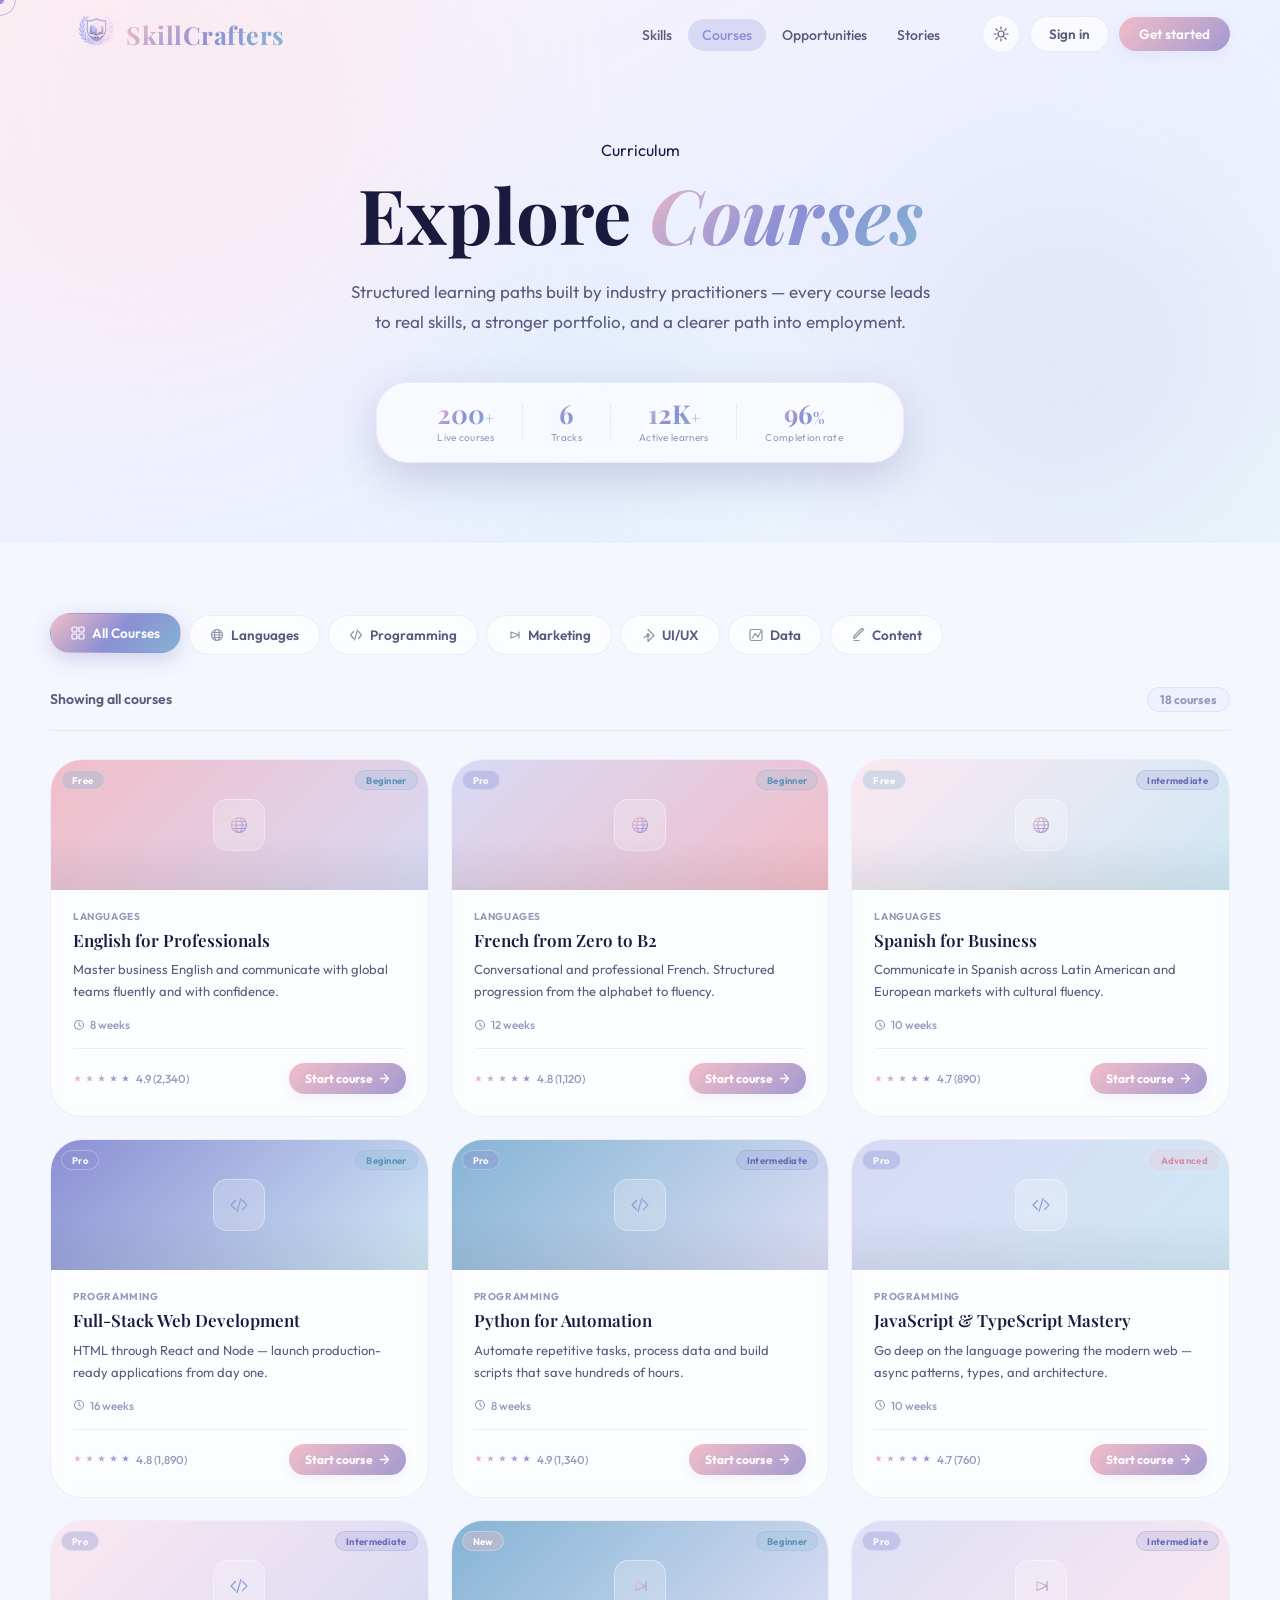
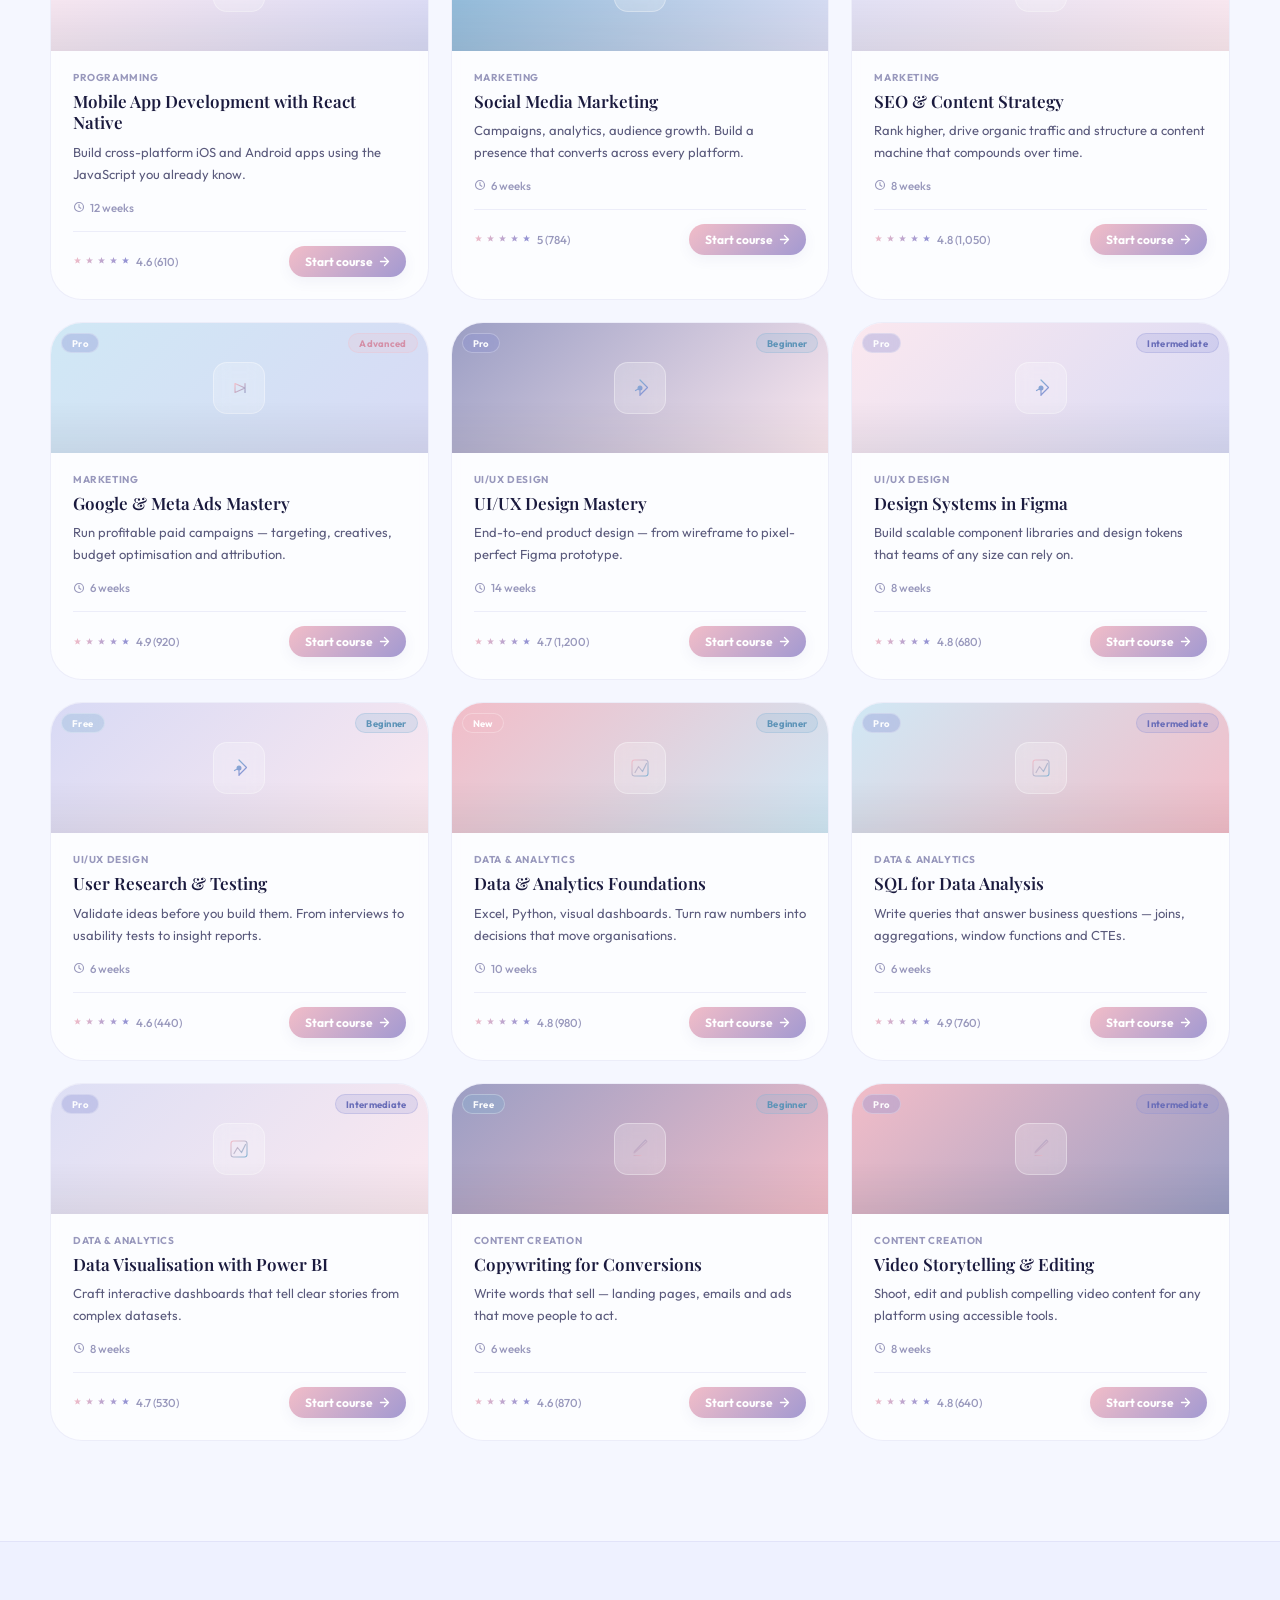
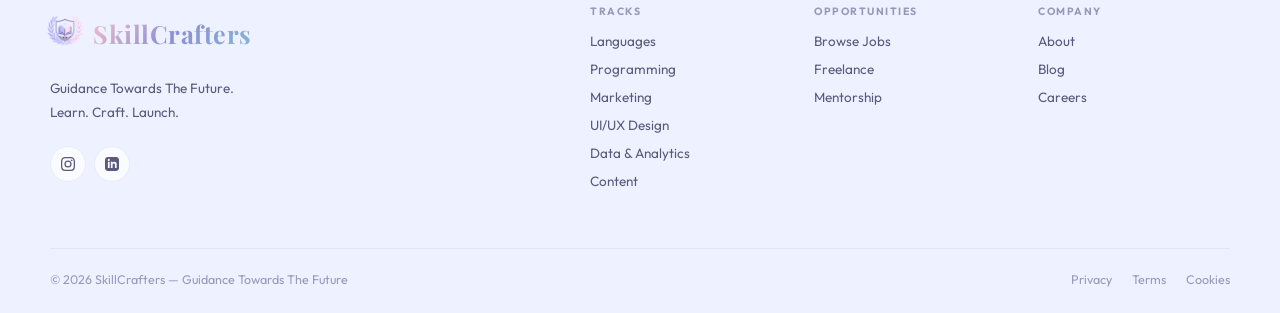
<file: courses.html>
<!DOCTYPE html>
<html lang="en" data-theme="light">

<head>
  <meta charset="UTF-8">
  <meta name="viewport" content="width=device-width, initial-scale=1.0">
  <title>Explore Courses — SkillCrafters</title>
  <meta name="description" content="Browse all SkillCrafters courses across Languages, Programming, Marketing, UI/UX, Data and Content tracks. Filter by track and level.">
  <link rel="preconnect" href="https://fonts.googleapis.com">
  <link rel="preconnect" href="https://fonts.gstatic.com" crossorigin>
  <link href="https://fonts.googleapis.com/css2?family=Playfair+Display:ital,wght@0,500;0,700;1,500;1,700&family=Outfit:wght@300;400;500;600&family=Cormorant+Garamond:ital,wght@1,300;1,400&display=swap" rel="stylesheet">
  <link rel="stylesheet" href="shared.css">
  <link rel="stylesheet" href="courses.css">
</head>

<body>

  <!-- ── SCROLL BAR -->
  <div id="scroll-bar"></div>

  <!-- ── CURSOR -->
  <div class="cur-dot" id="curDot"></div>
  <div class="cur-ring" id="curRing"></div>

  <!-- ── TOAST AREA -->
  <div id="toast-area"></div>

  <!-- ── AUTH MODAL -->
  <div class="modal-bg" id="authModal">
    <div class="modal-card">
      <button class="modal-close" onclick="closeAuth()" aria-label="Close">
        <svg width="12" height="12" viewBox="0 0 12 12" fill="none">
          <path d="M1 1l10 10M11 1L1 11" stroke="currentColor" stroke-width="1.5" stroke-linecap="round"/>
        </svg>
      </button>
      <div class="modal-tabs">
        <button class="modal-tab active" id="tabSignIn" onclick="switchAuthTab('in')">Sign in</button>
        <button class="modal-tab" id="tabSignUp" onclick="switchAuthTab('up')">Create account</button>
      </div>

      <!-- Sign In Panel -->
      <div id="panelIn">
        <div class="modal-intro">
          <div class="modal-ico">
            <svg width="22" height="22" viewBox="0 0 22 22" fill="none">
              <circle cx="8" cy="8" r="5.5" stroke="url(#mi-g)" stroke-width="1.2"/>
              <path d="M12 12L20 20" stroke="url(#mi-g)" stroke-width="1.2" stroke-linecap="round"/>
              <defs><linearGradient id="mi-g" x1="2.5" y1="2.5" x2="20" y2="20" gradientUnits="userSpaceOnUse"><stop stop-color="#F2BDC8"/><stop offset="1" stop-color="#8B8FD4"/></linearGradient></defs>
            </svg>
          </div>
          <h2>Good to have you back</h2>
          <p>Pick up exactly where you left off.</p>
        </div>
        <div class="field"><label>Email address</label><input type="email" id="inEmail" placeholder="you@example.com" autocomplete="email"></div>
        <div class="field"><label>Password</label><input type="password" id="inPass" placeholder="Your password" autocomplete="current-password"></div>
        <button class="btn-modal-submit" onclick="doSignIn()">
          Continue
          <svg width="14" height="14" viewBox="0 0 14 14" fill="none"><path d="M2 7h10M7 2l5 5-5 5" stroke="currentColor" stroke-width="1.4" stroke-linecap="round" stroke-linejoin="round"/></svg>
        </button>
        <div class="demo-divider"><span>or</span></div>
        <button class="btn-demo-enter" onclick="enterDemoMode()">
          <svg width="15" height="15" viewBox="0 0 15 15" fill="none"><rect x="1.5" y="3" width="12" height="9" rx="1.5" stroke="currentColor" stroke-width="1.3"/><path d="M5 7.5h5M7.5 5l2.5 2.5L7.5 10" stroke="currentColor" stroke-width="1.3" stroke-linecap="round" stroke-linejoin="round"/></svg>
          Welcome to your personal dashboard
        </button>
        <p class="modal-alt">No account yet? <a onclick="switchAuthTab('up')">Create one — it's free</a></p>
      </div>

      <!-- Sign Up Panel -->
      <div id="panelUp" class="hidden">
        <div class="modal-intro">
          <div class="modal-ico">
            <svg width="22" height="22" viewBox="0 0 22 22" fill="none"><path d="M11 2l2.2 5.5H19l-4.5 3.5 1.5 5.5L11 13.5l-5 3 1.5-5.5L3 7.5h5.8L11 2z" stroke="url(#mi-g2)" stroke-width="1.1" fill="none"/><defs><linearGradient id="mi-g2" x1="3" y1="2" x2="19" y2="18" gradientUnits="userSpaceOnUse"><stop stop-color="#8B8FD4"/><stop offset="1" stop-color="#85B4D4"/></linearGradient></defs></svg>
          </div>
          <h2>Build something meaningful</h2>
          <p>Your first step toward a career you're proud of.</p>
        </div>
        <div class="field-row">
          <div class="field"><label>First name</label><input type="text" id="upFirst" placeholder="Sara" autocomplete="given-name"></div>
          <div class="field"><label>Last name</label><input type="text" id="upLast" placeholder="Khalil" autocomplete="family-name"></div>
        </div>
        <div class="field"><label>Email address</label><input type="email" id="upEmail" placeholder="you@example.com" autocomplete="email"></div>
        <div class="field"><label>Password</label><input type="password" id="upPass" placeholder="At least 6 characters" autocomplete="new-password"></div>
        <button class="btn-modal-submit" onclick="doSignUp()">
          Create free account
          <svg width="14" height="14" viewBox="0 0 14 14" fill="none"><path d="M7 2v10M2 7h10" stroke="currentColor" stroke-width="1.4" stroke-linecap="round"/></svg>
        </button>
        <p class="modal-alt">Already a member? <a onclick="switchAuthTab('in')">Sign in</a></p>
      </div>
    </div>
  </div>

  <!-- ── NAVBAR -->
  <nav id="nav">
    <div class="nav-inner">
      <a href="index.html" class="nav-brand" aria-label="SkillCrafters home">
        <img src="logo.png" alt="SkillCrafters logo" class="nav-logo-img">
        <span class="nav-brand-name">SkillCrafters</span>
      </a>
      <ul class="nav-links" role="list">
        <li><a href="index.html#disciplines">Skills</a></li>
        <li><a href="courses.html" class="on">Courses</a></li>
        <li><a href="index.html#jobs">Opportunities</a></li>
        <li><a href="index.html#testimonials">Stories</a></li>
      </ul>
      <div class="nav-actions">
        <button class="btn-theme" id="themeBtn" aria-label="Toggle colour theme">
          <svg class="ico-sun" width="16" height="16" viewBox="0 0 16 16" fill="none"><circle cx="8" cy="8" r="3" stroke="currentColor" stroke-width="1.2"/><path d="M8 1v2M8 13v2M1 8h2M13 8h2M2.93 2.93l1.41 1.41M11.66 11.66l1.41 1.41M2.93 13.07l1.41-1.41M11.66 4.34l1.41-1.41" stroke="currentColor" stroke-width="1.2" stroke-linecap="round"/></svg>
          <svg class="ico-moon" width="16" height="16" viewBox="0 0 16 16" fill="none"><path d="M13.5 8.5A6 6 0 016.5 1.5a6 6 0 100 11 6 6 0 007-4z" stroke="currentColor" stroke-width="1.2" stroke-linecap="round"/></svg>
        </button>
        <button class="btn-nav-ghost" onclick="enterDemoMode()">Sign in</button>
        <button class="btn-nav-fill" onclick="openAuth('up')">Get started</button>
      </div>
      <button class="nav-ham" id="navHam" onclick="toggleMobCourses()" aria-label="Toggle menu">
        <span></span><span></span><span></span>
      </button>
    </div>
    <div class="mob-nav" id="mobNav" role="navigation" aria-label="Mobile menu">
      <a href="index.html#disciplines" onclick="closeMobCourses()">Skills</a>
      <a href="courses.html" onclick="closeMobCourses()">Courses</a>
      <a href="index.html#jobs" onclick="closeMobCourses()">Opportunities</a>
      <a href="index.html#testimonials" onclick="closeMobCourses()">Stories</a>
      <div class="mob-auth">
        <button onclick="enterDemoMode(); closeMobCourses()">Sign in</button>
        <button onclick="openAuth('up'); closeMobCourses()">Get started free</button>
      </div>
    </div>
  </nav>

  <!-- ════════════════════════════════════════
       COURSES HERO
  ════════════════════════════════════════ -->
  <section id="courses-hero">
    <div class="ch-glow ch-glow-a"></div>
    <div class="ch-glow ch-glow-b"></div>
    <div class="ch-glow ch-glow-c"></div>
    <div class="ch-hero-wrap">
      <div class="sec-kicker reveal" id="heroKicker">Curriculum</div>
      <h1 class="ch-h1 reveal">Explore <em>Courses</em></h1>
      <p class="ch-sub reveal">Structured learning paths built by industry practitioners — every course leads to real skills, a stronger portfolio, and a clearer path into employment.</p>

      <div class="ch-stats reveal">
        <div class="ch-stat"><span class="ch-stat-num">200<small>+</small></span><span class="ch-stat-lbl">Live courses</span></div>
        <div class="ch-stat-div"></div>
        <div class="ch-stat"><span class="ch-stat-num">6</span><span class="ch-stat-lbl">Tracks</span></div>
        <div class="ch-stat-div"></div>
        <div class="ch-stat"><span class="ch-stat-num">12K<small>+</small></span><span class="ch-stat-lbl">Active learners</span></div>
        <div class="ch-stat-div"></div>
        <div class="ch-stat"><span class="ch-stat-num">96<small>%</small></span><span class="ch-stat-lbl">Completion rate</span></div>
      </div>
    </div>
  </section>

  <!-- ════════════════════════════════════════
       FILTER + COURSES GRID
  ════════════════════════════════════════ -->
  <section id="courses-main">
    <div class="cm-wrap">

      <!-- Filter bar -->
      <div class="cf-bar reveal" id="filterBar" role="tablist" aria-label="Filter by track">
        <button class="cf-btn active" data-track="all" role="tab" aria-selected="true" onclick="setTrack('all')">
          <svg width="14" height="14" viewBox="0 0 14 14" fill="none"><rect x="1" y="1" width="5" height="5" rx="1.2" stroke="currentColor" stroke-width="1.2"/><rect x="8" y="1" width="5" height="5" rx="1.2" stroke="currentColor" stroke-width="1.2"/><rect x="1" y="8" width="5" height="5" rx="1.2" stroke="currentColor" stroke-width="1.2"/><rect x="8" y="8" width="5" height="5" rx="1.2" stroke="currentColor" stroke-width="1.2"/></svg>
          All Courses
        </button>
        <button class="cf-btn" data-track="languages" role="tab" onclick="setTrack('languages')">
          <svg width="14" height="14" viewBox="0 0 14 14" fill="none"><circle cx="7" cy="7" r="5.5" stroke="currentColor" stroke-width="1.2"/><ellipse cx="7" cy="7" rx="2.4" ry="5.5" stroke="currentColor" stroke-width="1.2"/><path d="M1.5 7h11M2.5 4.5h9M2.5 9.5h9" stroke="currentColor" stroke-width="1.1" stroke-linecap="round"/></svg>
          Languages
        </button>
        <button class="cf-btn" data-track="programming" role="tab" onclick="setTrack('programming')">
          <svg width="14" height="14" viewBox="0 0 14 14" fill="none"><path d="M4.5 3.5L1.5 7l3 3.5M9.5 3.5L12.5 7l-3 3.5M8.5 2l-3 10" stroke="currentColor" stroke-width="1.2" stroke-linecap="round" stroke-linejoin="round"/></svg>
          Programming
        </button>
        <button class="cf-btn" data-track="marketing" role="tab" onclick="setTrack('marketing')">
          <svg width="14" height="14" viewBox="0 0 14 14" fill="none"><path d="M12 4v6M12 7L4 4v6l8-3z" stroke="currentColor" stroke-width="1.2" stroke-linecap="round" stroke-linejoin="round"/></svg>
          Marketing
        </button>
        <button class="cf-btn" data-track="uiux" role="tab" onclick="setTrack('uiux')">
          <svg width="14" height="14" viewBox="0 0 14 14" fill="none"><path d="M7 1.5l6 6-6 6M7 12.5V7.5l-4 2" stroke="currentColor" stroke-width="1.2" stroke-linecap="round" stroke-linejoin="round"/><circle cx="7" cy="7" r="1.8" fill="currentColor"/></svg>
          UI/UX
        </button>
        <button class="cf-btn" data-track="data" role="tab" onclick="setTrack('data')">
          <svg width="14" height="14" viewBox="0 0 14 14" fill="none"><rect x="1" y="1.5" width="12" height="11" rx="1.8" stroke="currentColor" stroke-width="1.2"/><path d="M3.5 10L6 5.5l3 3.5 3-6" stroke="currentColor" stroke-width="1.2" stroke-linecap="round" stroke-linejoin="round"/></svg>
          Data
        </button>
        <button class="cf-btn" data-track="content" role="tab" onclick="setTrack('content')">
          <svg width="14" height="14" viewBox="0 0 14 14" fill="none"><path d="M3 10.5l1.5-1 8-8-1.5-1.5-8 8L3 10.5z" stroke="currentColor" stroke-width="1.2" stroke-linecap="round" stroke-linejoin="round"/><path d="M3 12.5h5" stroke="currentColor" stroke-width="1.2" stroke-linecap="round"/></svg>
          Content
        </button>
      </div>

      <!-- Active track label -->
      <div class="cf-label reveal" id="cfLabel">
        <span id="cfLabelText">Showing all courses</span>
        <span class="cf-count" id="cfCount">18 courses</span>
      </div>

      <!-- Courses grid -->
      <div class="crs-grid" id="coursesGrid"></div>

      <!-- Empty state -->
      <div class="crs-empty hidden" id="emptyState">
        <div class="ce-ico">
          <svg width="38" height="38" viewBox="0 0 38 38" fill="none">
            <circle cx="19" cy="19" r="16" stroke="url(#ce-g)" stroke-width="1.2"/>
            <path d="M12 19h14M19 12v14" stroke="url(#ce-g)" stroke-width="1.4" stroke-linecap="round"/>
            <defs><linearGradient id="ce-g" x1="3" y1="3" x2="35" y2="35" gradientUnits="userSpaceOnUse"><stop stop-color="#F2BDC8"/><stop offset="1" stop-color="#8B8FD4"/></linearGradient></defs>
          </svg>
        </div>
        <h3>No courses in this track yet</h3>
        <p>Check back soon — we're always adding new content.</p>
        <button class="btn-pill-outline" onclick="setTrack('all')">View all courses</button>
      </div>

    </div>
  </section>

  <!-- ── FOOTER -->
  <footer>
    <div class="footer-inner">
      <div>
        <a href="index.html" class="nav-brand" aria-label="SkillCrafters">
          <img src="logo.png" alt="SkillCrafters" class="nav-logo-img" style="height:60px;margin-left:-30px">
          <span class="nav-brand-name" style="margin-left:-15px">SkillCrafters</span>
        </a>
        <p class="footer-brand-text">Guidance Towards The Future.<br>Learn. Craft. Launch.</p>
        <div class="footer-socials">
          <a href="#" class="fsoc" aria-label="Instagram" onclick="showToast('Instagram coming soon','info')">
            <svg width="14" height="14" viewBox="0 0 24 24" fill="currentColor"><path d="M12 2.163c3.204 0 3.584.012 4.85.07 3.252.148 4.771 1.691 4.919 4.919.058 1.265.069 1.645.069 4.849 0 3.205-.012 3.584-.069 4.849-.149 3.225-1.664 4.771-4.919 4.919-1.266.058-1.644.07-4.85.07-3.204 0-3.584-.012-4.849-.07-3.26-.149-4.771-1.699-4.919-4.92-.058-1.265-.07-1.644-.07-4.849 0-3.204.013-3.583.07-4.849.149-3.227 1.664-4.771 4.919-4.919 1.266-.057 1.645-.069 4.849-.069zM12 0C8.741 0 8.333.014 7.053.072 2.695.272.273 2.69.073 7.052.014 8.333 0 8.741 0 12c0 3.259.014 3.668.072 4.948.2 4.358 2.618 6.78 6.98 6.98C8.333 23.986 8.741 24 12 24c3.259 0 3.668-.014 4.948-.072 4.354-.2 6.782-2.618 6.979-6.98.059-1.28.073-1.689.073-4.948 0-3.259-.014-3.667-.072-4.947-.196-4.354-2.617-6.78-6.979-6.98C15.668.014 15.259 0 12 0zm0 5.838a6.162 6.162 0 100 12.324 6.162 6.162 0 000-12.324zM12 16a4 4 0 110-8 4 4 0 010 8zm6.406-11.845a1.44 1.44 0 100 2.881 1.44 1.44 0 000-2.881z"/></svg>
          </a>
          <a href="#" class="fsoc" aria-label="LinkedIn" onclick="showToast('LinkedIn coming soon','info')">
            <svg width="14" height="14" viewBox="0 0 24 24" fill="currentColor"><path d="M19 0h-14c-2.761 0-5 2.239-5 5v14c0 2.761 2.239 5 5 5h14c2.762 0 5-2.239 5-5v-14c0-2.761-2.238-5-5-5zm-11 19h-3v-11h3v11zm-1.5-12.268c-.966 0-1.75-.79-1.75-1.764s.784-1.764 1.75-1.764 1.75.79 1.75 1.764-.783 1.764-1.75 1.764zm13.5 12.268h-3v-5.604c0-3.368-4-3.113-4 0v5.604h-3v-11h3v1.765c1.396-2.586 7-2.777 7 2.476v6.759z"/></svg>
          </a>
        </div>
      </div>
      <div class="footer-links">
        <div class="fl-col">
          <h4>Tracks</h4>
          <a href="courses.html?track=languages">Languages</a>
          <a href="courses.html?track=programming">Programming</a>
          <a href="courses.html?track=marketing">Marketing</a>
          <a href="courses.html?track=uiux">UI/UX Design</a>
          <a href="courses.html?track=data">Data &amp; Analytics</a>
          <a href="courses.html?track=content">Content</a>
        </div>
        <div class="fl-col">
          <h4>Opportunities</h4>
          <a href="index.html#jobs">Browse Jobs</a>
          <a href="index.html#jobs">Freelance</a>
          <a href="#" onclick="showToast('Mentorship launching soon','info')">Mentorship</a>
        </div>
        <div class="fl-col">
          <h4>Company</h4>
          <a href="#" onclick="showToast('About page coming soon','info')">About</a>
          <a href="#" onclick="showToast('Blog coming soon','info')">Blog</a>
          <a href="#" onclick="showToast('We are hiring!','success')">Careers</a>
        </div>
      </div>
    </div>
    <div class="footer-bottom">
      <span>© 2026 SkillCrafters — Guidance Towards The Future</span>
      <div class="footer-legal">
        <a href="#">Privacy</a><a href="#">Terms</a><a href="#">Cookies</a>
      </div>
    
  </footer>

  <!-- ── SCRIPTS -->
  <script src="shared.js"></script>
  <script>
    /* ══════════════════════════════════════════
       COURSE DATA
    ══════════════════════════════════════════ */
    const COURSES = [
      // LANGUAGES
      { id: 1, track: 'languages', title: 'English for Professionals', desc: 'Master business English and communicate with global teams fluently and with confidence.', level: 'Beginner', duration: '8 weeks', rating: 4.9, reviews: 2340, badge: 'free', color: ['#F2BDC8','#D8DAF5'], icon: 'globe' },
      { id: 2, track: 'languages', title: 'French from Zero to B2', desc: 'Conversational and professional French. Structured progression from the alphabet to fluency.', level: 'Beginner', duration: '12 weeks', rating: 4.8, reviews: 1120, badge: 'pro', color: ['#D8DAF5','#F2BDC8'], icon: 'globe' },
      { id: 3, track: 'languages', title: 'Spanish for Business', desc: 'Communicate in Spanish across Latin American and European markets with cultural fluency.', level: 'Intermediate', duration: '10 weeks', rating: 4.7, reviews: 890, badge: 'free', color: ['#FBE8EF','#D0E8F5'], icon: 'globe' },
      // PROGRAMMING
      { id: 4, track: 'programming', title: 'Full-Stack Web Development', desc: 'HTML through React and Node — launch production-ready applications from day one.', level: 'Beginner', duration: '16 weeks', rating: 4.8, reviews: 1890, badge: 'pro', color: ['#8B8FD4','#D0E8F5'], icon: 'code' },
      { id: 5, track: 'programming', title: 'Python for Automation', desc: 'Automate repetitive tasks, process data and build scripts that save hundreds of hours.', level: 'Intermediate', duration: '8 weeks', rating: 4.9, reviews: 1340, badge: 'pro', color: ['#85B4D4','#DDDFF5'], icon: 'code' },
      { id: 6, track: 'programming', title: 'JavaScript & TypeScript Mastery', desc: 'Go deep on the language powering the modern web — async patterns, types, and architecture.', level: 'Advanced', duration: '10 weeks', rating: 4.7, reviews: 760, badge: 'pro', color: ['#D8DAF5','#D0E8F5'], icon: 'code' },
      { id: 7, track: 'programming', title: 'Mobile App Development with React Native', desc: 'Build cross-platform iOS and Android apps using the JavaScript you already know.', level: 'Intermediate', duration: '12 weeks', rating: 4.6, reviews: 610, badge: 'pro', color: ['#FBE8EF','#D8DAF5'], icon: 'code' },
      // MARKETING
      { id: 8, track: 'marketing', title: 'Social Media Marketing', desc: 'Campaigns, analytics, audience growth. Build a presence that converts across every platform.', level: 'Beginner', duration: '6 weeks', rating: 5.0, reviews: 784, badge: 'new', color: ['#85B4D4','#DDDFF5'], icon: 'marketing' },
      { id: 9, track: 'marketing', title: 'SEO & Content Strategy', desc: 'Rank higher, drive organic traffic and structure a content machine that compounds over time.', level: 'Intermediate', duration: '8 weeks', rating: 4.8, reviews: 1050, badge: 'pro', color: ['#DDDFF5','#FBE8EF'], icon: 'marketing' },
      { id: 10, track: 'marketing', title: 'Google & Meta Ads Mastery', desc: 'Run profitable paid campaigns — targeting, creatives, budget optimisation and attribution.', level: 'Advanced', duration: '6 weeks', rating: 4.9, reviews: 920, badge: 'pro', color: ['#D0E8F5','#D8DAF5'], icon: 'marketing' },
      // UI/UX
      { id: 11, track: 'uiux', title: 'UI/UX Design Mastery', desc: 'End-to-end product design — from wireframe to pixel-perfect Figma prototype.', level: 'Beginner', duration: '14 weeks', rating: 4.7, reviews: 1200, badge: 'pro', color: ['#9B9EC4','#FBE8EF'], icon: 'design' },
      { id: 12, track: 'uiux', title: 'Design Systems in Figma', desc: 'Build scalable component libraries and design tokens that teams of any size can rely on.', level: 'Intermediate', duration: '8 weeks', rating: 4.8, reviews: 680, badge: 'pro', color: ['#FBE8EF','#D8DAF5'], icon: 'design' },
      { id: 13, track: 'uiux', title: 'User Research & Testing', desc: 'Validate ideas before you build them. From interviews to usability tests to insight reports.', level: 'Beginner', duration: '6 weeks', rating: 4.6, reviews: 440, badge: 'free', color: ['#D8DAF5','#FBE8EF'], icon: 'design' },
      // DATA
      { id: 14, track: 'data', title: 'Data & Analytics Foundations', desc: 'Excel, Python, visual dashboards. Turn raw numbers into decisions that move organisations.', level: 'Beginner', duration: '10 weeks', rating: 4.8, reviews: 980, badge: 'new', color: ['#F2BDC8','#D0E8F5'], icon: 'data' },
      { id: 15, track: 'data', title: 'SQL for Data Analysis', desc: 'Write queries that answer business questions — joins, aggregations, window functions and CTEs.', level: 'Intermediate', duration: '6 weeks', rating: 4.9, reviews: 760, badge: 'pro', color: ['#D0E8F5','#F2BDC8'], icon: 'data' },
      { id: 16, track: 'data', title: 'Data Visualisation with Power BI', desc: 'Craft interactive dashboards that tell clear stories from complex datasets.', level: 'Intermediate', duration: '8 weeks', rating: 4.7, reviews: 530, badge: 'pro', color: ['#DDDFF5','#FBE8EF'], icon: 'data' },
      // CONTENT
      { id: 17, track: 'content', title: 'Copywriting for Conversions', desc: 'Write words that sell — landing pages, emails and ads that move people to act.', level: 'Beginner', duration: '6 weeks', rating: 4.6, reviews: 870, badge: 'free', color: ['#9B9EC4','#F2BDC8'], icon: 'content' },
      { id: 18, track: 'content', title: 'Video Storytelling & Editing', desc: 'Shoot, edit and publish compelling video content for any platform using accessible tools.', level: 'Intermediate', duration: '8 weeks', rating: 4.8, reviews: 640, badge: 'pro', color: ['#F2BDC8','#9B9EC4'], icon: 'content' },
    ];

    const TRACK_NAMES = {
      all: 'all courses', languages: 'Languages', programming: 'Programming',
      marketing: 'Marketing', uiux: 'UI/UX Design', data: 'Data & Analytics', content: 'Content Creation'
    };

    function trackIcon(type) {
      const icons = {
        globe:     `<svg width="20" height="20" viewBox="0 0 20 20" fill="none"><circle cx="10" cy="10" r="7.5" stroke="url(#cic-g)" stroke-width="1.1"/><ellipse cx="10" cy="10" rx="3.2" ry="7.5" stroke="url(#cic-g)" stroke-width="1.1"/><path d="M2.5 10h15M4 6.5h12M4 13.5h12" stroke="url(#cic-g)" stroke-width="1" stroke-linecap="round"/><defs><linearGradient id="cic-g" x1="2.5" y1="2.5" x2="17.5" y2="17.5" gradientUnits="userSpaceOnUse"><stop stop-color="#F2BDC8"/><stop offset="1" stop-color="#8B8FD4"/></linearGradient></defs></svg>`,
        code:      `<svg width="20" height="20" viewBox="0 0 20 20" fill="none"><path d="M6.5 5.5L2 10l4.5 4.5M13.5 5.5L18 10l-4.5 4.5M12 3.5l-4 13" stroke="url(#cic-g2)" stroke-width="1.2" stroke-linecap="round" stroke-linejoin="round"/><defs><linearGradient id="cic-g2" x1="2" y1="3.5" x2="18" y2="16.5" gradientUnits="userSpaceOnUse"><stop stop-color="#8B8FD4"/><stop offset="1" stop-color="#85B4D4"/></linearGradient></defs></svg>`,
        marketing: `<svg width="20" height="20" viewBox="0 0 20 20" fill="none"><path d="M16 5.5v9M16 10L6 5.5v9l10-4.5z" stroke="url(#cic-g3)" stroke-width="1.2" stroke-linecap="round" stroke-linejoin="round"/><defs><linearGradient id="cic-g3" x1="6" y1="5.5" x2="16" y2="14.5" gradientUnits="userSpaceOnUse"><stop stop-color="#F2BDC8"/><stop offset="1" stop-color="#9B9EC4"/></linearGradient></defs></svg>`,
        design:    `<svg width="20" height="20" viewBox="0 0 20 20" fill="none"><path d="M10 2l7.5 7.5-7.5 7.5M10 17.5V10L5.5 12.5" stroke="url(#cic-g4)" stroke-width="1.2" stroke-linecap="round" stroke-linejoin="round"/><circle cx="10" cy="10" r="2.5" fill="url(#cic-g4)"/><defs><linearGradient id="cic-g4" x1="5.5" y1="2" x2="17.5" y2="17.5" gradientUnits="userSpaceOnUse"><stop stop-color="#85B4D4"/><stop offset="1" stop-color="#8B8FD4"/></linearGradient></defs></svg>`,
        data:      `<svg width="20" height="20" viewBox="0 0 20 20" fill="none"><rect x="2" y="2" width="16" height="16" rx="2.5" stroke="url(#cic-g5)" stroke-width="1.1"/><path d="M5 14.5l3.5-6 4 5 4-8" stroke="url(#cic-g5)" stroke-width="1.2" stroke-linecap="round" stroke-linejoin="round"/><defs><linearGradient id="cic-g5" x1="2" y1="2" x2="18" y2="18" gradientUnits="userSpaceOnUse"><stop stop-color="#F2BDC8"/><stop offset="1" stop-color="#85B4D4"/></linearGradient></defs></svg>`,
        content:   `<svg width="20" height="20" viewBox="0 0 20 20" fill="none"><path d="M4 14l2-1.5L17 2.5 15.5 1 4.5 12.5 4 14z" stroke="url(#cic-g6)" stroke-width="1.1" stroke-linecap="round" stroke-linejoin="round"/><path d="M4 16.5h7" stroke="url(#cic-g6)" stroke-width="1.1" stroke-linecap="round"/><defs><linearGradient id="cic-g6" x1="4" y1="1" x2="17" y2="16.5" gradientUnits="userSpaceOnUse"><stop stop-color="#9B9EC4"/><stop offset="1" stop-color="#F2BDC8"/></linearGradient></defs></svg>`,
      };
      return icons[type] || icons.code;
    }

    function starsSVG() {
      return `<svg width="58" height="10" viewBox="0 0 58 10" fill="url(#crs-stars)"><defs><linearGradient id="crs-stars" x1="0" y1="0" x2="58" y2="10" gradientUnits="userSpaceOnUse"><stop stop-color="#F2BDC8"/><stop offset="1" stop-color="#8B8FD4"/></linearGradient></defs><path d="M4.5 1l.9 2.5H8l-2 1.5.7 2.5L4.5 6.2 2.3 7.5l.7-2.5L1 3.5h2.6L4.5 1z"/><path d="M16.5 1l.9 2.5H20l-2 1.5.7 2.5-2.2-1.3-2.2 1.3.7-2.5-2-1.5h2.6L16.5 1z"/><path d="M28.5 1l.9 2.5H32l-2 1.5.7 2.5-2.2-1.3-2.2 1.3.7-2.5-2-1.5h2.6L28.5 1z"/><path d="M40.5 1l.9 2.5H44l-2 1.5.7 2.5-2.2-1.3-2.2 1.3.7-2.5-2-1.5h2.6L40.5 1z"/><path d="M52.5 1l.9 2.5H56l-2 1.5.7 2.5-2.2-1.3-2.2 1.3.7-2.5-2-1.5h2.6L52.5 1z"/></svg>`;
    }

    function buildCard(c, i) {
      const levelClass = c.level === 'Beginner' ? 'lv-beg' : c.level === 'Intermediate' ? 'lv-mid' : 'lv-adv';
      return `
        <div class="crs-card reveal" style="--reveal-delay:${(i % 3) * 80}ms" data-track="${c.track}" data-id="${c.id}">
          <div class="crs-thumb" style="--ca:${c.color[0]};--cb:${c.color[1]}">
            <div class="crs-thumb-ico">${trackIcon(c.icon)}</div>
            <span class="crs-badge ${c.badge}">${c.badge === 'new' ? 'New' : c.badge === 'free' ? 'Free' : 'Pro'}</span>
            <span class="crs-level ${levelClass}">${c.level}</span>
          </div>
          <div class="crs-body">
            <div class="crs-track-tag">${TRACK_NAMES[c.track]}</div>
            <h3>${c.title}</h3>
            <p>${c.desc}</p>
            <div class="crs-meta-row">
              <span class="crs-dur">
                <svg width="12" height="12" viewBox="0 0 12 12" fill="none"><circle cx="6" cy="6" r="4.5" stroke="currentColor" stroke-width="1.1"/><path d="M6 3.5v2.8l1.8 1" stroke="currentColor" stroke-width="1.1" stroke-linecap="round"/></svg>
                ${c.duration}
              </span>
            </div>
            <div class="crs-foot">
              <div class="crs-rating">
                ${starsSVG()}
                <span>${c.rating} (${c.reviews.toLocaleString()})</span>
              </div>
              <button class="btn-sm crs-cta" onclick="openAuth('up')">
                Start course
                <svg width="11" height="11" viewBox="0 0 11 11" fill="none"><path d="M1.5 5.5h8M5.5 1.5l4 4-4 4" stroke="currentColor" stroke-width="1.3" stroke-linecap="round" stroke-linejoin="round"/></svg>
              </button>
            </div>
          </div>
        </div>`;
    }

    /* ══════════════════════════════════════════
       FILTERING
    ══════════════════════════════════════════ */
    let activeTrack = 'all';
    let revealObserver;

    function setTrack(track, pushState = true) {
      activeTrack = track;
      localStorage.setItem('sc-last-track', track);

      document.querySelectorAll('.cf-btn').forEach(b => {
        b.classList.toggle('active', b.dataset.track === track);
        b.setAttribute('aria-selected', b.dataset.track === track ? 'true' : 'false');
      });

      const filtered = track === 'all' ? COURSES : COURSES.filter(c => c.track === track);

      document.getElementById('cfLabelText').textContent = track === 'all' ? 'Showing all courses' : `Track: ${TRACK_NAMES[track]}`;
      document.getElementById('cfCount').textContent = `${filtered.length} course${filtered.length !== 1 ? 's' : ''}`;

      const grid  = document.getElementById('coursesGrid');
      const empty = document.getElementById('emptyState');

      if (filtered.length === 0) {
        grid.innerHTML = '';
        grid.classList.add('hidden');
        empty.classList.remove('hidden');
      } else {
        grid.classList.remove('hidden');
        empty.classList.add('hidden');
        grid.innerHTML = filtered.map((c, i) => buildCard(c, i)).join('');
        grid.querySelectorAll('.reveal').forEach(el => revealObserver && revealObserver.observe(el));
      }

      if (pushState) {
        const url = track === 'all' ? window.location.pathname : `${window.location.pathname}?track=${track}`;
        history.pushState({ track }, '', url);
      }
    }

    function readURLTrack() {
      const params = new URLSearchParams(window.location.search);
      const t = params.get('track') || localStorage.getItem('sc-last-track') || 'all';
      const valid = ['all','languages','programming','marketing','uiux','data','content'];
      return valid.includes(t) ? t : 'all';
    }

    function initReveal() {
      revealObserver = new IntersectionObserver(entries => {
        entries.forEach(e => {
          if (!e.isIntersecting) return;
          const d = parseInt(e.target.style.getPropertyValue('--reveal-delay')) || 0;
          setTimeout(() => e.target.classList.add('visible'), d);
          revealObserver.unobserve(e.target);
        });
      }, { threshold: 0.06, rootMargin: '0px 0px -40px 0px' });
      document.querySelectorAll('.reveal').forEach(el => revealObserver.observe(el));
    }

    /* ══════════════════════════════════════════
       INIT
    ══════════════════════════════════════════ */

    /* Theme */
    const html = document.documentElement;
    const savedTheme = localStorage.getItem('sc-theme');
    if (savedTheme) html.setAttribute('data-theme', savedTheme);
    document.getElementById('themeBtn').addEventListener('click', () => {
      const next = html.getAttribute('data-theme') === 'light' ? 'dark' : 'light';
      html.setAttribute('data-theme', next);
      localStorage.setItem('sc-theme', next);
    });

    /* Modal backdrop close */
    document.getElementById('authModal').addEventListener('click', e => {
      if (e.target === document.getElementById('authModal')) closeAuth();
    });

    /* Enter key on modal fields */
    document.getElementById('panelIn').addEventListener('keydown', e => { if (e.key === 'Enter') doSignIn(); });
    document.getElementById('panelUp').addEventListener('keydown', e => { if (e.key === 'Enter') doSignUp(); });
    document.addEventListener('keydown', e => { if (e.key === 'Escape') closeAuth(); });

    /* Mobile nav */
    window.toggleMobCourses = function() {
      const d  = document.getElementById('mobNav');
      const h  = document.getElementById('navHam');
      const sp = h.querySelectorAll('span');
      const open = d.classList.toggle('open');
      sp[0].style.transform = open ? 'rotate(45deg) translate(5px,5px)'  : '';
      sp[1].style.opacity   = open ? '0' : '1';
      sp[2].style.transform = open ? 'rotate(-45deg) translate(5px,-5px)' : '';
    };
    window.closeMobCourses = function() {
      document.getElementById('mobNav').classList.remove('open');
      const sp = document.getElementById('navHam').querySelectorAll('span');
      sp[0].style.transform = sp[2].style.transform = '';
      sp[1].style.opacity = '1';
    };

    /* Cursor */
    const cDot  = document.getElementById('curDot');
    const cRing = document.getElementById('curRing');
    let mx = 0, my = 0, rx = 0, ry = 0;
    document.addEventListener('mousemove', e => {
      mx = e.clientX; my = e.clientY;
      cDot.style.left = mx + 'px'; cDot.style.top = my + 'px';
    });
    (function rLoop() {
      rx += (mx - rx) * .12; ry += (my - ry) * .12;
      cRing.style.left = rx + 'px'; cRing.style.top = ry + 'px';
      requestAnimationFrame(rLoop);
    })();
    document.addEventListener('mouseover', e => {
      if (e.target.closest('a,button,input,.crs-card,.cf-btn')) cRing.classList.add('expanded');
      else cRing.classList.remove('expanded');
    });

    /* Scroll bar */
    const scrollBar = document.getElementById('scroll-bar');
    window.addEventListener('scroll', () => {
      const p = window.scrollY / (document.documentElement.scrollHeight - window.innerHeight);
      scrollBar.style.width = Math.min(p * 100, 100) + '%';
      document.getElementById('nav').classList.toggle('scrolled', window.scrollY > 44);
    }, { passive: true });

    /* Run */
    initReveal();
    setTrack(readURLTrack(), false);

    window.addEventListener('popstate', e => {
      setTrack((e.state && e.state.track) || readURLTrack(), false);
    });

    /* Page fade-in */
    document.body.style.opacity = '0';
    document.body.style.transition = 'opacity 0.4s ease';
    requestAnimationFrame(() => requestAnimationFrame(() => { document.body.style.opacity = '1'; }));
  </script>

</body>
</html>
</file>
<file: shared.css>
/* =========================================================
   SKILLCRAFTERS — shared.css
   Design tokens · Global reset · Shared components
   ========================================================= */

/* ─── DESIGN TOKENS ──────────────────────────────────────── */
:root {
  /* Brand palette */
  --c-pink:        #F2BDC8;
  --c-pink-deep:   #D490A8;
  --c-pink-pale:   #FBE8EF;
  --c-purple:      #8B8FD4;
  --c-purple-deep: #6A6EB8;
  --c-purple-pale: #D8DAF5;
  --c-blue:        #85B4D4;
  --c-blue-deep:   #5E94B8;
  --c-blue-pale:   #D0E8F5;
  --c-mauve:       #9B9EC4;
  --c-mauve-pale:  #DDDFF5;

  /* Gradients */
  --g-brand:    linear-gradient(135deg, #F2BDC8 0%, #8B8FD4 52%, #85B4D4 100%);
  --g-brand-r:  linear-gradient(270deg, #F2BDC8 0%, #8B8FD4 52%, #85B4D4 100%);
  --g-bg:       linear-gradient(155deg, #F9F2F6 0%, #EDF0FF 50%, #EAF4FA 100%);

  /* Surfaces */
  --s-bg:       #F5F7FF;
  --s-alt:      #EEF1FF;
  --s-glass:    rgba(255,255,255,0.68);
  --s-glass-hi: rgba(255,255,255,0.94);
  --s-border:   rgba(139,143,212,0.14);
  --s-shadow:   rgba(80,80,160,0.07);
  --s-shadow-d: rgba(60,60,140,0.20);

  /* Text */
  --t-ink:     #1A1A3E;
  --t-muted:   #5A5A7C;
  --t-faint:   #9898BC;

  /* Type */
  --f-display: 'Playfair Display', Georgia, serif;
  --f-body:    'Outfit', system-ui, sans-serif;
  --f-quote:   'Cormorant Garamond', Georgia, serif;

  /* Geometry */
  --r-xs:  8px;
  --r-sm:  14px;
  --r-md:  22px;
  --r-lg:  32px;
  --r-xl:  48px;

  /* Motion */
  --ease:   cubic-bezier(0.23, 1, 0.32, 1);
  --spring: cubic-bezier(0.34, 1.56, 0.64, 1);
  --dur:    0.36s;
  --dur-f:  0.16s;
}

/* Dark mode */
[data-theme="dark"] {
  --s-bg:       #07070F;
  --s-alt:      #0C0C1C;
  --s-glass:    rgba(14,14,30,0.72);
  --s-glass-hi: rgba(18,18,38,0.96);
  --s-border:   rgba(139,143,212,0.18);
  --s-shadow:   rgba(0,0,0,0.30);
  --s-shadow-d: rgba(0,0,0,0.54);
  --t-ink:      #EEEEFF;
  --t-muted:    #8888BB;
  --t-faint:    #4444AA;
  --g-bg:       linear-gradient(155deg, #08060D 0%, #0C0B1E 50%, #060C14 100%);
  --c-pink-pale:   #1E0814;
  --c-purple-pale: #0C0C2A;
  --c-blue-pale:   #060C18;
  --c-mauve-pale:  #0E0E22;
}

/* ─── CUSTOM SCROLLBAR ───────────────────────────────────── */
::-webkit-scrollbar { width: 5px; }
::-webkit-scrollbar-track { background: var(--s-alt); }
::-webkit-scrollbar-thumb {
  background: var(--g-brand);
  border-radius: 99px;
}

/* ─── RESET ──────────────────────────────────────────────── */
*, *::before, *::after { box-sizing: border-box; margin: 0; padding: 0; }
html { scroll-behavior: smooth; }
body {
  font-family: var(--f-body);
  background: var(--s-bg);
  color: var(--t-ink);
  overflow-x: hidden;
  transition: background 0.4s, color 0.4s;
  cursor: none;
}
img  { display: block; max-width: 100%; }
a    { text-decoration: none; color: inherit; }
button { font-family: var(--f-body); cursor: none; border: none; background: none; }
input  { font-family: var(--f-body); outline: none; border: none; }
ul     { list-style: none; }

/* ─── CURSOR ─────────────────────────────────────────────── */
.cur-dot {
  position: fixed; width: 7px; height: 7px;
  border-radius: 50%;
  background: var(--c-purple);
  pointer-events: none; z-index: 9997;
  transform: translate(-50%, -50%);
  transition: background 0.2s, transform 0.06s;
  will-change: left, top;
}
.cur-ring {
  position: fixed; width: 32px; height: 32px;
  border: 1.5px solid rgba(139,143,212,0.55);
  border-radius: 50%;
  pointer-events: none; z-index: 9996;
  transform: translate(-50%, -50%);
  transition: width 0.28s var(--ease), height 0.28s var(--ease),
              border-color 0.28s, opacity 0.28s;
  will-change: left, top;
}
.cur-ring.expanded {
  width: 52px; height: 52px;
  border-color: rgba(242,189,200,0.42);
}

/* ─── SCROLL PROGRESS ────────────────────────────────────── */
#scroll-bar {
  position: fixed; top: 0; left: 0;
  height: 3px; width: 0%;
  background: var(--g-brand);
  z-index: 9999;
  border-radius: 0 99px 99px 0;
  box-shadow: 0 0 10px rgba(139,143,212,0.50);
  transition: width 0.08s linear;
}

/* ─── LOADER ─────────────────────────────────────────────── */
#loader {
  position: fixed; inset: 0;
  background: var(--s-bg);
  z-index: 99999;
  display: flex; align-items: center; justify-content: center;
}
.ld-inner { text-align: center; }

.ld-emblem {
  width: 72px; height: 72px;
  margin: 0 auto 26px;
  animation: ld-spin 3.2s linear infinite;
}
@keyframes ld-spin { to { transform: rotate(360deg); } }

.ld-emblem-img {
  width: clamp(180px, 30vw, 260px);
  height: auto;
  margin: 0 auto 32px;
  display: block;
  filter: drop-shadow(0 0 14px rgba(139,143,212,.35));
  animation: ld-breathe 2s ease-in-out infinite;
}
@keyframes ld-breathe {
  0%, 100% { opacity: 1;    transform: scale(1);    }
  50%       { opacity: 0.78; transform: scale(1.04); }
}

.ld-wordmark {
  font-family: var(--f-display);
  font-size: clamp(20px, 4vw, 30px);
  font-weight: 700;
  letter-spacing: 5px;
  display: flex;
  justify-content: center;
  gap: 0;
  margin-bottom: 8px;
}
.ld-w1 {
  background: var(--g-brand);
  -webkit-background-clip: text;
  -webkit-text-fill-color: transparent;
  background-clip: text;
  animation: ld-rise 0.6s var(--ease) 0.15s both;
}
.ld-w2 {
  color: var(--t-muted);
  animation: ld-rise 0.6s var(--ease) 0.4s both;
}
@keyframes ld-rise {
  from { opacity: 0; transform: translateY(10px); }
  to   { opacity: 1; transform: none; }
}

.ld-tagline {
  font-family: var(--f-quote);
  font-size: 11.5px;
  letter-spacing: 2.5px;
  text-transform: uppercase;
  color: var(--t-faint);
  margin-bottom: 22px;
  animation: ld-rise 0.6s var(--ease) 0.65s both;
}

.ld-track {
  width: 160px; height: 2px;
  background: var(--s-border);
  border-radius: 99px;
  margin: 0 auto;
  overflow: hidden;
}
.ld-fill {
  height: 100%; width: 0%;
  background: var(--g-brand);
  border-radius: 99px;
  transition: width 0.1s linear;
}

/* ─── TOASTS ─────────────────────────────────────────────── */
#toast-area {
  position: fixed; bottom: 26px; left: 50%;
  transform: translateX(-50%);
  z-index: 10000;
  display: flex; flex-direction: column;
  gap: 10px; align-items: center;
  pointer-events: none;
}
.toast {
  display: flex; align-items: center; gap: 10px;
  padding: 12px 22px;
  background: var(--s-glass-hi);
  border: 1px solid var(--s-border);
  border-radius: var(--r-xl);
  font-size: 13.5px; font-weight: 500;
  color: var(--t-ink);
  backdrop-filter: blur(22px);
  box-shadow: 0 10px 34px var(--s-shadow-d);
  white-space: nowrap;
  pointer-events: all;
  animation: toast-in 0.36s var(--spring) forwards;
}
.toast.leaving { animation: toast-out 0.30s var(--ease) forwards; }
.toast.success { border-color: rgba(100,200,120,0.30); }
.toast.error   { border-color: rgba(220,120,120,0.30); }
.toast.info    { border-color: rgba(139,143,212,0.28); }
@keyframes toast-in  {
  from { opacity:0; transform:translateY(14px) scale(0.94); }
  to   { opacity:1; transform:none; }
}
@keyframes toast-out {
  to { opacity:0; transform:translateY(6px) scale(0.96); }
}

/* ─── AUTH MODAL ─────────────────────────────────────────── */
.modal-bg {
  position: fixed; inset: 0;
  background: rgba(6,4,18,0.56);
  backdrop-filter: blur(14px);
  z-index: 8000;
  display: none;
  align-items: center; justify-content: center;
  padding: 20px;
}
.modal-bg.open {
  display: flex;
  animation: modal-bg-in 0.28s ease forwards;
}
@keyframes modal-bg-in { from { opacity:0; } to { opacity:1; } }

.modal-card {
  background: var(--s-glass-hi);
  border: 1px solid var(--s-border);
  border-radius: var(--r-lg);
  padding: 38px 36px;
  width: 100%; max-width: 420px;
  position: relative;
  backdrop-filter: blur(30px);
  box-shadow: 0 32px 80px var(--s-shadow-d);
  animation: modal-card-in 0.40s var(--spring) forwards;
}
@keyframes modal-card-in {
  from { opacity:0; transform:translateY(28px) scale(0.94); }
  to   { opacity:1; transform:none; }
}

.modal-close {
  position: absolute; top: 16px; right: 16px;
  width: 32px; height: 32px; border-radius: 50%;
  background: var(--s-alt); border: 1px solid var(--s-border);
  display: flex; align-items: center; justify-content: center;
  color: var(--t-muted);
  transition: var(--dur-f) ease;
}
.modal-close:hover { background: var(--c-pink-pale); color: var(--t-ink); }

/* Tab switcher */
.modal-tabs {
  display: flex; gap: 3px;
  background: var(--s-alt);
  border-radius: var(--r-xs);
  padding: 3px; margin-bottom: 28px;
}
.modal-tab {
  flex: 1; padding: 9px;
  border-radius: calc(var(--r-xs) - 2px);
  font-size: 13.5px; font-weight: 600;
  color: var(--t-muted);
  transition: var(--dur-f) ease;
}
.modal-tab.active {
  background: var(--s-glass-hi);
  color: var(--t-ink);
  box-shadow: 0 2px 8px var(--s-shadow);
}

/* Modal intro */
.modal-intro { text-align: center; margin-bottom: 26px; }
.modal-ico {
  width: 52px; height: 52px;
  background: var(--s-alt);
  border: 1px solid var(--s-border);
  border-radius: var(--r-sm);
  display: flex; align-items: center; justify-content: center;
  margin: 0 auto 14px;
}
.modal-intro h2 {
  font-family: var(--f-display);
  font-size: 22px; font-weight: 700; margin-bottom: 5px;
}
.modal-intro p { font-size: 13.5px; color: var(--t-muted); }

/* Form fields */
.field { margin-bottom: 16px; }
.field-row { display: grid; grid-template-columns: 1fr 1fr; gap: 12px; }
.field label {
  display: block;
  font-size: 11px; font-weight: 700; letter-spacing: 0.5px;
  text-transform: uppercase; color: var(--t-muted);
  margin-bottom: 7px;
}
.field input {
  width: 100%; padding: 12px 14px;
  background: var(--s-alt);
  border: 1.5px solid var(--s-border);
  border-radius: var(--r-xs);
  font-size: 14px; color: var(--t-ink);
  transition: border-color var(--dur-f) ease, box-shadow var(--dur-f) ease, background var(--dur-f) ease;
}
.field input::placeholder { color: var(--t-faint); }
.field input:focus {
  border-color: var(--c-purple);
  background: var(--s-glass-hi);
  box-shadow: 0 0 0 3px rgba(139,143,212,0.12);
}

/* Submit button */
.btn-modal-submit {
  width: 100%; padding: 14px;
  background: var(--g-brand);
  background-size: 250% 250%;
  color: #fff;
  border-radius: var(--r-xs);
  font-size: 14.5px; font-weight: 600;
  display: flex; align-items: center; justify-content: center; gap: 9px;
  transition: transform var(--dur) var(--ease), box-shadow var(--dur) var(--ease);
  animation: grad-shift 5s linear infinite;
  margin-top: 4px;
}
.btn-modal-submit:hover {
  transform: translateY(-2px);
  box-shadow: 0 12px 30px var(--s-shadow-d);
}

@keyframes grad-shift {
  0%   { background-position: 0%   50%; }
  50%  { background-position: 100% 50%; }
  100% { background-position: 0%   50%; }
}

.modal-alt {
  text-align: center;
  font-size: 13px; color: var(--t-faint);
  margin-top: 16px;
}
.modal-alt a {
  color: var(--c-purple); font-weight: 600;
  cursor: none;
}
.modal-alt a:hover { text-decoration: underline; }

/* ─── BUTTONS (shared) ───────────────────────────────────── */
.btn-primary {
  display: inline-flex; align-items: center; gap: 9px;
  padding: 13px 27px;
  background: var(--g-brand);
  background-size: 250% 250%;
  color: #fff;
  border-radius: var(--r-xl);
  font-size: 14px; font-weight: 600;
  transition: transform var(--dur) var(--ease), box-shadow var(--dur) var(--ease);
  box-shadow: 0 6px 22px var(--s-shadow);
  animation: grad-shift 5s linear infinite;
  position: relative; overflow: hidden;
}
.btn-primary::after {
  content: '';
  position: absolute; inset: 0;
  background: rgba(255,255,255,0);
  transition: background var(--dur-f) ease;
}
.btn-primary:hover {
  transform: translateY(-3px);
  box-shadow: 0 14px 34px var(--s-shadow-d);
}
.btn-primary:hover::after { background: rgba(255,255,255,0.10); }
.btn-primary.large { padding: 15px 34px; font-size: 15px; }

.btn-outline {
  display: inline-flex; align-items: center; gap: 9px;
  padding: 13px 27px;
  background: var(--s-glass);
  color: var(--t-ink);
  border-radius: var(--r-xl);
  font-size: 14px; font-weight: 600;
  border: 1.5px solid var(--s-border);
  backdrop-filter: blur(10px);
  transition: transform var(--dur) var(--ease), box-shadow var(--dur) var(--ease), background var(--dur-f) ease;
}
.btn-outline:hover {
  transform: translateY(-3px);
  box-shadow: 0 10px 26px var(--s-shadow);
  background: var(--s-glass-hi);
}
.btn-outline.large { padding: 15px 32px; font-size: 15px; }

.btn-pill-outline {
  display: inline-flex; align-items: center; gap: 9px;
  padding: 12px 26px;
  border-radius: var(--r-xl);
  font-size: 14px; font-weight: 600;
  color: var(--c-purple);
  background: var(--c-purple-pale);
  border: 1.5px solid var(--c-purple-pale);
  transition: all var(--dur) var(--ease);
}
.btn-pill-outline:hover {
  background: var(--c-purple);
  color: #fff;
  border-color: var(--c-purple);
  transform: translateY(-2px);
}

.btn-sm {
  display: inline-flex; align-items: center; gap: 7px;
  padding: 8px 18px;
  background: var(--g-brand);
  background-size: 250% 250%;
  color: #fff;
  border-radius: 99px;
  font-size: 12.5px; font-weight: 700;
  animation: grad-shift 5s linear infinite;
  transition: transform var(--dur) var(--ease), box-shadow var(--dur) var(--ease);
  box-shadow: 0 4px 14px var(--s-shadow);
}
.btn-sm:hover {
  transform: scale(1.04) translateY(-1px);
  box-shadow: 0 8px 22px var(--s-shadow-d);
}

/* ─── THEME BUTTON ───────────────────────────────────────── */
.btn-theme {
  width: 38px; height: 38px; border-radius: 50%;
  background: var(--s-glass);
  border: 1.5px solid var(--s-border);
  display: flex; align-items: center; justify-content: center;
  color: var(--t-muted);
  transition: var(--dur-f) ease;
  position: relative; overflow: hidden;
}
.btn-theme:hover { color: var(--t-ink); transform: scale(1.06); }
.ico-sun, .ico-moon {
  position: absolute;
  transition: opacity var(--dur) ease, transform var(--dur) ease;
}
.ico-moon { opacity: 0; transform: rotate(-90deg) scale(0.5); }
[data-theme="dark"] .ico-sun  { opacity: 0; transform: rotate(90deg) scale(0.5); }
[data-theme="dark"] .ico-moon { opacity: 1; transform: none; }

/* ─── GLASS CARD HELPER ──────────────────────────────────── */
.glass {
  background: var(--s-glass);
  border: 1px solid var(--s-border);
  backdrop-filter: blur(24px);
  -webkit-backdrop-filter: blur(24px);
  box-shadow:
    0 16px 50px var(--s-shadow-d),
    inset 0 1px 0 rgba(255,255,255,0.60);
}

/* ─── REVEAL ANIMATION ───────────────────────────────────── */
.reveal {
  opacity: 0;
  transform: translateY(26px);
  transition:
    opacity 0.65s var(--ease),
    transform 0.65s var(--ease);
  transition-delay: var(--reveal-delay, 0ms);
}
.reveal.visible { opacity: 1; transform: none; }

/* ─── DEMO MODE BUTTON ───────────────────────────────────── */
.demo-divider {
  display: flex; align-items: center; gap: 12px;
  margin: 14px 0 10px;
  color: var(--t-faint); font-size: 12px;
}
.demo-divider::before,
.demo-divider::after {
  content: ''; flex: 1; height: 1px;
  background: var(--s-border);
}

.btn-demo-enter {
  width: 100%; padding: 12px;
  display: flex; align-items: center; justify-content: center; gap: 9px;
  border-radius: var(--r-xs);
  font-size: 13.5px; font-weight: 600;
  color: var(--c-purple);
  background: var(--c-purple-pale);
  border: 1.5px solid rgba(139,143,212,0.3);
  transition: all var(--dur) var(--ease);
  cursor: none;
  letter-spacing: 0.01em;
}
.btn-demo-enter:hover {
  background: var(--c-purple);
  color: #fff;
  border-color: transparent;
  transform: translateY(-2px);
  box-shadow: 0 8px 24px rgba(139,143,212,0.28);
}
.btn-demo-enter svg {
  flex-shrink: 0;
  transition: transform var(--dur) var(--ease);
}
.btn-demo-enter:hover svg {
  transform: translateX(3px);
}

/* ─── GLOBAL HIDDEN ──────────────────────────────────────── */
.hidden { display: none !important; }

/* ─── NAVBAR ─────────────────────────────────────────────── */
#nav {
  position: fixed; inset: 0 0 auto;
  z-index: 7000;
  padding: 0 32px;
  transition: background var(--dur) ease,
              border-color var(--dur) ease,
              box-shadow var(--dur) ease;
}
#nav.scrolled {
  background: var(--s-glass);
  backdrop-filter: blur(26px);
  -webkit-backdrop-filter: blur(26px);
  border-bottom: 1px solid var(--s-border);
  box-shadow: 0 4px 24px var(--s-shadow);
}

.nav-inner {
  max-width: 1180px; margin: 0 auto;
  display: flex; align-items: center; gap: 28px;
  height: 68px;
}
/* Logo */
.nav-brand {
  display: flex;
  align-items: center;
  gap: 2px;
  flex-shrink: 0;
  text-decoration: none;
}

.nav-logo-img {
  height: 62px;
  margin-right: -4px;
  width: auto;
  object-fit: contain;
}

.nav-brand-name {
  font-family: var(--f-display);
  font-size: 25px;
  font-weight: 700;
  line-height: 1;
  margin-left:-15px;
  letter-spacing: 0.5px;
  color: #fff;
  background: var(--g-brand);
  -webkit-background-clip: text;
  -webkit-text-fill-color: transparent;
  background-clip: text;
}

/* Nav links */
.nav-links {
  display: flex; 
  gap: 2px;
  margin-left: auto;
}
.nav-links a {
  padding: 7px 14px;
  border-radius: 99px;
  font-size: 14px; font-weight: 500;
  color: var(--t-muted);
  transition: color var(--dur-f) ease, background var(--dur-f) ease;
}
.nav-links a:hover { color: var(--t-ink); background: var(--s-glass); }
.nav-links a.on { color: var(--c-purple); background: var(--c-purple-pale); }

/* Nav actions */
.nav-actions { display: flex; align-items: center; gap: 10px; }
.btn-nav-ghost {
  padding: 8px 18px; border-radius: 99px;
  font-size: 13.5px; font-weight: 600;
  color: var(--t-muted);
  background: var(--s-glass);
  border: 1.5px solid var(--s-border);
  transition: var(--dur-f) ease;
}
.btn-nav-ghost:hover { color: var(--t-ink); }
.btn-nav-fill {
  padding: 8px 20px; border-radius: 99px;
  font-size: 13.5px; font-weight: 600;
  color: #fff;
  background: var(--g-brand);
  background-size: 250% 250%;
  animation: grad-shift 5s linear infinite;
  transition: transform var(--dur) var(--ease), box-shadow var(--dur) var(--ease);
  box-shadow: 0 4px 16px var(--s-shadow);
}
.btn-nav-fill:hover {
  transform: translateY(-2px);
  box-shadow: 0 8px 22px var(--s-shadow-d);
}

/* Hamburger */
.nav-ham {
  display: none;
  flex-direction: column; gap: 5px;
  padding: 8px;
  border-radius: var(--r-xs);
  background: var(--s-glass);
  border: 1.5px solid var(--s-border);
}
.nav-ham span {
  display: block; width: 20px; height: 2px;
  background: var(--t-ink); border-radius: 99px;
  transition: transform var(--dur-f) ease, opacity var(--dur-f) ease;
}

/* Mobile drawer */
.mob-nav {
  display: none;
  flex-direction: column; gap: 2px;
  padding: 14px 24px 20px;
  background: var(--s-glass);
  backdrop-filter: blur(26px);
  border-bottom: 1px solid var(--s-border);
}
.mob-nav.open { display: flex; }
.mob-nav a {
  padding: 12px 14px;
  border-radius: var(--r-xs);
  font-size: 15px; font-weight: 500;
  color: var(--t-muted);
  transition: var(--dur-f) ease;
}
.mob-nav a:hover { color: var(--t-ink); background: var(--s-alt); }
.mob-auth {
  display: flex; gap: 8px; margin-top: 8px; flex-wrap: wrap;
}
.mob-auth button {
  flex: 1; padding: 11px;
  border-radius: 99px;
  font-size: 13.5px; font-weight: 600;
  background: var(--g-brand); color: #fff;
  background-size: 250% 250%;
  animation: grad-shift 5s linear infinite;
}

/* ─── FOOTER ─────────────────────────────────────────────── */
footer {
  background: var(--s-alt);
  border-top: 1px solid var(--s-border);
  padding: 62px 32px 26px;
}
.footer-inner {
  max-width: 1180px; margin: 0 auto;
  display: grid; grid-template-columns: 1.5fr 2fr;
  gap: 60px; margin-bottom: 48px;
}
.footer-brand-text {
  font-size: 13.5px; color: var(--t-muted);
  line-height: 1.78; margin: 12px 0 22px;
}
.footer-socials { display: flex; gap: 8px; }
.fsoc {
  width: 36px; height: 36px; border-radius: 50%;
  background: var(--s-glass);
  border: 1.5px solid var(--s-border);
  display: flex; align-items: center; justify-content: center;
  color: var(--t-muted);
  transition: all var(--dur-f) ease;
}
.fsoc:hover {
  background: var(--g-brand);
  color: #fff; border-color: transparent;
  transform: translateY(-2px);
}
.footer-links {
  display: grid; grid-template-columns: repeat(3, 1fr); gap: 32px;
}
.fl-col h4 {
  font-size: 10.5px; font-weight: 700;
  letter-spacing: 1.5px; text-transform: uppercase;
  color: var(--t-faint); margin-bottom: 14px;
}
.fl-col a {
  display: block; font-size: 13.5px;
  color: var(--t-muted); margin-bottom: 10px;
  transition: color var(--dur-f) ease;
}
.fl-col a:hover { color: var(--c-purple); }

.footer-bottom {
  max-width: 1180px; margin: 0 auto;
  padding-top: 22px; border-top: 1px solid var(--s-border);
  display: flex; justify-content: space-between; align-items: center;
  flex-wrap: wrap; gap: 12px;
}
.footer-bottom span { font-size: 12.5px; color: var(--t-faint); }
.footer-legal { display: flex; gap: 20px; }
.footer-legal a { font-size: 12.5px; color: var(--t-faint); transition: color var(--dur-f) ease; }
.footer-legal a:hover { color: var(--c-purple); }

/* ─── RESPONSIVE (shared) ────────────────────────────────── */
@media (max-width: 768px) {
  #nav { padding: 0 20px; }
  .nav-links, .nav-actions .btn-nav-ghost, .nav-actions .btn-nav-fill { display: none; }
  .nav-actions .btn-theme { display: flex; }
  .nav-ham { display: flex; }
  .nav-logo-img { height: 62px; }
  .nav-inner { height: 68px; }
  .footer-inner { grid-template-columns: 1fr; gap: 40px; }
  .footer-links { grid-template-columns: 1fr 1fr; }
  .footer-bottom { flex-direction: column; text-align: center; }
  .field-row { grid-template-columns: 1fr; }
}
@media (max-width: 480px) {
  .footer-links { grid-template-columns: 1fr; }
}
</file>
<file: courses.css>
/* =========================================================
   SKILLCRAFTERS — courses.css
   Courses page specific styles
   ========================================================= */

/* ─── COURSES HERO ─────────────────────────────────────── */
#courses-hero {
  min-height: 54vh;
  background: var(--g-bg);
  position: relative;
  overflow: hidden;
  display: flex;
  align-items: center;
  padding: 140px 32px 80px;
}

.ch-glow {
  position: absolute;
  border-radius: 50%;
  filter: blur(90px);
  pointer-events: none;
  animation: glow-drift 10s ease-in-out infinite alternate;
}
.ch-glow-a { width: 520px; height: 520px; background: var(--c-pink-pale);   top: -160px; left: -100px; opacity: .65; }
.ch-glow-b { width: 380px; height: 380px; background: var(--c-purple-pale); top: 30%;   right: 2%;   opacity: .48; animation-delay: -3.5s; }
.ch-glow-c { width: 260px; height: 260px; background: var(--c-blue-pale);   bottom: 0;  left: 35%;   opacity: .45; animation-delay: -6s; }

@keyframes glow-drift {
  0%   { transform: translate(0, 0) scale(1); }
  100% { transform: translate(20px, -20px) scale(1.07); }
}

.ch-hero-wrap {
  position: relative;
  z-index: 1;
  max-width: 1180px;
  margin: 0 auto;
  width: 100%;
  text-align: center;
}

.ch-hero-wrap .sec-kicker { margin-bottom: 14px; }

.ch-h1 {
  font-family: var(--f-display);
  font-size: clamp(42px, 6vw, 76px);
  font-weight: 700;
  line-height: 1.06;
  color: var(--t-ink);
  margin-bottom: 22px;
}
.ch-h1 em {
  font-style: italic;
  background: var(--g-brand);
  -webkit-background-clip: text;
  -webkit-text-fill-color: transparent;
  background-clip: text;
}

.ch-sub {
  font-size: 17px;
  color: var(--t-muted);
  line-height: 1.80;
  max-width: 580px;
  margin: 0 auto 44px;
}

/* Stats strip */
.ch-stats {
  display: inline-flex;
  align-items: center;
  gap: 0;
  background: var(--s-glass);
  border: 1px solid var(--s-border);
  border-radius: var(--r-lg);
  padding: 18px 32px;
  backdrop-filter: blur(22px);
  box-shadow: 0 14px 44px var(--s-shadow-d), inset 0 1px 0 rgba(255,255,255,0.55);
}
.ch-stat {
  text-align: center;
  padding: 0 28px;
}
.ch-stat-num {
  display: block;
  font-family: var(--f-display);
  font-size: 26px;
  font-weight: 700;
  background: var(--g-brand);
  -webkit-background-clip: text;
  -webkit-text-fill-color: transparent;
  background-clip: text;
  line-height: 1;
  margin-bottom: 4px;
}
.ch-stat-num small { font-size: 16px; }
.ch-stat-lbl {
  font-size: 10px;
  color: var(--t-faint);
  letter-spacing: 0.3px;
  display: block;
}
.ch-stat-div {
  width: 1px;
  height: 36px;
  background: var(--s-border);
  flex-shrink: 0;
}

/* ─── COURSES MAIN ──────────────────────────────────────── */
#courses-main {
  padding: 72px 32px 100px;
}
.cm-wrap {
  max-width: 1180px;
  margin: 0 auto;
}

/* ─── FILTER BAR ────────────────────────────────────────── */
.cf-bar {
  display: flex;
  flex-wrap: wrap;
  gap: 8px;
  margin-bottom: 32px;
}

.cf-btn {
  display: inline-flex;
  align-items: center;
  gap: 7px;
  padding: 10px 20px;
  border-radius: 99px;
  font-size: 13.5px;
  font-weight: 600;
  color: var(--t-muted);
  background: var(--s-glass);
  border: 1.5px solid var(--s-border);
  backdrop-filter: blur(10px);
  cursor: none;
  transition:
    color var(--dur-f) ease,
    background var(--dur-f) ease,
    border-color var(--dur-f) ease,
    transform var(--dur) var(--ease),
    box-shadow var(--dur) var(--ease);
}
.cf-btn svg { flex-shrink: 0; opacity: 0.65; transition: opacity var(--dur-f) ease; }
.cf-btn:hover {
  color: var(--t-ink);
  background: var(--s-glass-hi);
  border-color: rgba(139,143,212,0.26);
  transform: translateY(-2px);
}
.cf-btn:hover svg { opacity: 1; }
.cf-btn.active {
  background: var(--g-brand);
  color: #fff;
  border-color: transparent;
  box-shadow: 0 6px 22px var(--s-shadow-d);
  transform: translateY(-2px);
}
.cf-btn.active svg { opacity: 1; filter: brightness(2); }

/* ─── FILTER LABEL ──────────────────────────────────────── */
.cf-label {
  display: flex;
  align-items: center;
  justify-content: space-between;
  margin-bottom: 28px;
  padding-bottom: 18px;
  border-bottom: 1px solid var(--s-border);
}
#cfLabelText {
  font-size: 14px;
  font-weight: 600;
  color: var(--t-muted);
}
.cf-count {
  font-size: 12px;
  font-weight: 700;
  color: var(--t-faint);
  background: var(--s-alt);
  border: 1px solid var(--s-border);
  padding: 4px 12px;
  border-radius: 99px;
}

/* ─── COURSES GRID ──────────────────────────────────────── */
.crs-grid {
  display: grid;
  grid-template-columns: repeat(auto-fill, minmax(310px, 1fr));
  gap: 22px;
  transition: opacity 0.3s ease;
}

/* ─── COURSE CARD ───────────────────────────────────────── */
.crs-card {
  background: var(--s-glass);
  border: 1px solid var(--s-border);
  border-radius: var(--r-lg);
  overflow: hidden;
  backdrop-filter: blur(14px);
  transition:
    transform var(--dur) var(--ease),
    box-shadow var(--dur) var(--ease),
    border-color var(--dur) ease;
  position: relative;
}
.crs-card::before {
  content: '';
  position: absolute;
  inset: 0;
  border-radius: var(--r-lg);
  background: radial-gradient(ellipse at top left, rgba(242,189,200,0.07), transparent 55%);
  opacity: 0;
  transition: opacity var(--dur) ease;
  pointer-events: none;
}
.crs-card:hover {
  transform: translateY(-9px);
  box-shadow: 0 24px 60px var(--s-shadow-d);
  border-color: rgba(139,143,212,0.30);
}
.crs-card:hover::before { opacity: 1; }

/* Thumbnail */
.crs-thumb {
  height: 130px;
  background: linear-gradient(135deg, var(--ca), var(--cb));
  display: flex;
  align-items: center;
  justify-content: center;
  position: relative;
  overflow: hidden;
}
.crs-thumb::after {
  content: '';
  position: absolute;
  inset: 0;
  background: linear-gradient(to bottom, transparent 60%, rgba(0,0,0,0.06));
}
.crs-thumb-ico {
  width: 52px;
  height: 52px;
  background: rgba(255,255,255,0.22);
  border: 1px solid rgba(255,255,255,0.35);
  border-radius: var(--r-sm);
  display: flex;
  align-items: center;
  justify-content: center;
  backdrop-filter: blur(8px);
  transition: transform var(--dur) var(--spring);
}
.crs-card:hover .crs-thumb-ico {
  transform: scale(1.10) rotate(-4deg);
}

/* Badges */
.crs-badge {
  position: absolute;
  top: 10px;
  left: 10px;
  padding: 3px 10px;
  border-radius: 99px;
  font-size: 9.5px;
  font-weight: 700;
  letter-spacing: 0.4px;
  backdrop-filter: blur(10px);
  border: 1px solid rgba(255,255,255,0.28);
  color: rgba(255,255,255,0.96);
  z-index: 1;
}
.crs-badge.free { background: rgba(133,180,212,0.32); }
.crs-badge.pro  { background: rgba(139,143,212,0.34); }
.crs-badge.new  { background: rgba(242,189,200,0.36); }

/* Level badge */
.crs-level {
  position: absolute;
  top: 10px;
  right: 10px;
  padding: 3px 10px;
  border-radius: 99px;
  font-size: 9.5px;
  font-weight: 700;
  letter-spacing: 0.3px;
  z-index: 1;
}
.lv-beg { background: rgba(133,180,212,0.22); color: var(--c-blue-deep); border: 1px solid rgba(133,180,212,0.3); }
.lv-mid { background: rgba(139,143,212,0.20); color: var(--c-purple-deep); border: 1px solid rgba(139,143,212,0.28); }
.lv-adv { background: rgba(242,189,200,0.22); color: var(--c-pink-deep); border: 1px solid rgba(242,189,200,0.30); }

/* Card body */
.crs-body { padding: 20px 22px 22px; }
.crs-track-tag {
  font-size: 10px;
  font-weight: 700;
  letter-spacing: 0.6px;
  text-transform: uppercase;
  color: var(--t-faint);
  margin-bottom: 7px;
}
.crs-body h3 {
  font-family: var(--f-display);
  font-size: 17px;
  font-weight: 600;
  color: var(--t-ink);
  margin-bottom: 8px;
  line-height: 1.28;
}
.crs-body p {
  font-size: 13px;
  color: var(--t-muted);
  line-height: 1.68;
  margin-bottom: 14px;
}

.crs-meta-row {
  display: flex;
  align-items: center;
  gap: 14px;
  margin-bottom: 16px;
}
.crs-dur {
  display: inline-flex;
  align-items: center;
  gap: 5px;
  font-size: 11.5px;
  color: var(--t-faint);
  font-weight: 500;
}

.crs-foot {
  display: flex;
  align-items: center;
  justify-content: space-between;
  padding-top: 14px;
  border-top: 1px solid var(--s-border);
}
.crs-rating {
  display: flex;
  align-items: center;
  gap: 5px;
  font-size: 11.5px;
  color: var(--t-faint);
  font-weight: 500;
}

/* CTA button – inherits btn-sm from shared */
.crs-cta {
  display: inline-flex;
  align-items: center;
  gap: 6px;
  padding: 8px 16px;
  background: var(--g-brand);
  background-size: 250% 250%;
  color: #fff;
  border-radius: 99px;
  font-size: 12px;
  font-weight: 700;
  animation: grad-shift 5s linear infinite;
  transition: transform var(--dur) var(--ease), box-shadow var(--dur) var(--ease);
  box-shadow: 0 4px 14px var(--s-shadow);
  cursor: none;
  border: none;
}
.crs-cta:hover {
  transform: scale(1.05) translateY(-1px);
  box-shadow: 0 8px 24px var(--s-shadow-d);
}
.crs-cta svg { transition: transform var(--dur-f) ease; }
.crs-cta:hover svg { transform: translateX(3px); }

@keyframes grad-shift {
  0%   { background-position: 0%   50%; }
  50%  { background-position: 100% 50%; }
  100% { background-position: 0%   50%; }
}

/* ─── EMPTY STATE ───────────────────────────────────────── */
.crs-empty {
  text-align: center;
  padding: 80px 24px;
  animation: fade-in 0.4s ease;
}
@keyframes fade-in { from{opacity:0;transform:translateY(14px)} to{opacity:1;transform:none} }

.ce-ico {
  width: 80px;
  height: 80px;
  background: var(--s-glass);
  border: 1px solid var(--s-border);
  border-radius: 50%;
  display: flex;
  align-items: center;
  justify-content: center;
  margin: 0 auto 22px;
  backdrop-filter: blur(10px);
}
.crs-empty h3 {
  font-family: var(--f-display);
  font-size: 22px;
  font-weight: 700;
  margin-bottom: 10px;
}
.crs-empty p {
  font-size: 15px;
  color: var(--t-muted);
  margin-bottom: 26px;
}

/* ─── RESPONSIVE ────────────────────────────────────────── */
@media (max-width: 900px) {
  .crs-grid { grid-template-columns: repeat(auto-fill, minmax(270px, 1fr)); gap: 18px; }
  .ch-stats { padding: 16px 18px; }
  .ch-stat { padding: 0 16px; }
}

@media (max-width: 768px) {
  #courses-hero { padding: 110px 22px 60px; min-height: auto; }
  .ch-h1 { font-size: clamp(36px, 10vw, 52px); }
  .ch-sub { font-size: 15.5px; }
  .ch-stats { flex-wrap: wrap; gap: 0; border-radius: var(--r-md); padding: 14px 10px; }
  .ch-stat { padding: 8px 14px; }
  .ch-stat-div { width: 100%; height: 1px; margin: 0; }
  #courses-main { padding: 44px 20px 70px; }
  .cf-bar { gap: 6px; }
  .cf-btn { padding: 8px 14px; font-size: 12.5px; }
  .crs-grid { grid-template-columns: 1fr; }
  .cf-label { flex-direction: column; align-items: flex-start; gap: 8px; }
}

@media (max-width: 480px) {
  .cf-btn span { display: none; }
}
</file>
